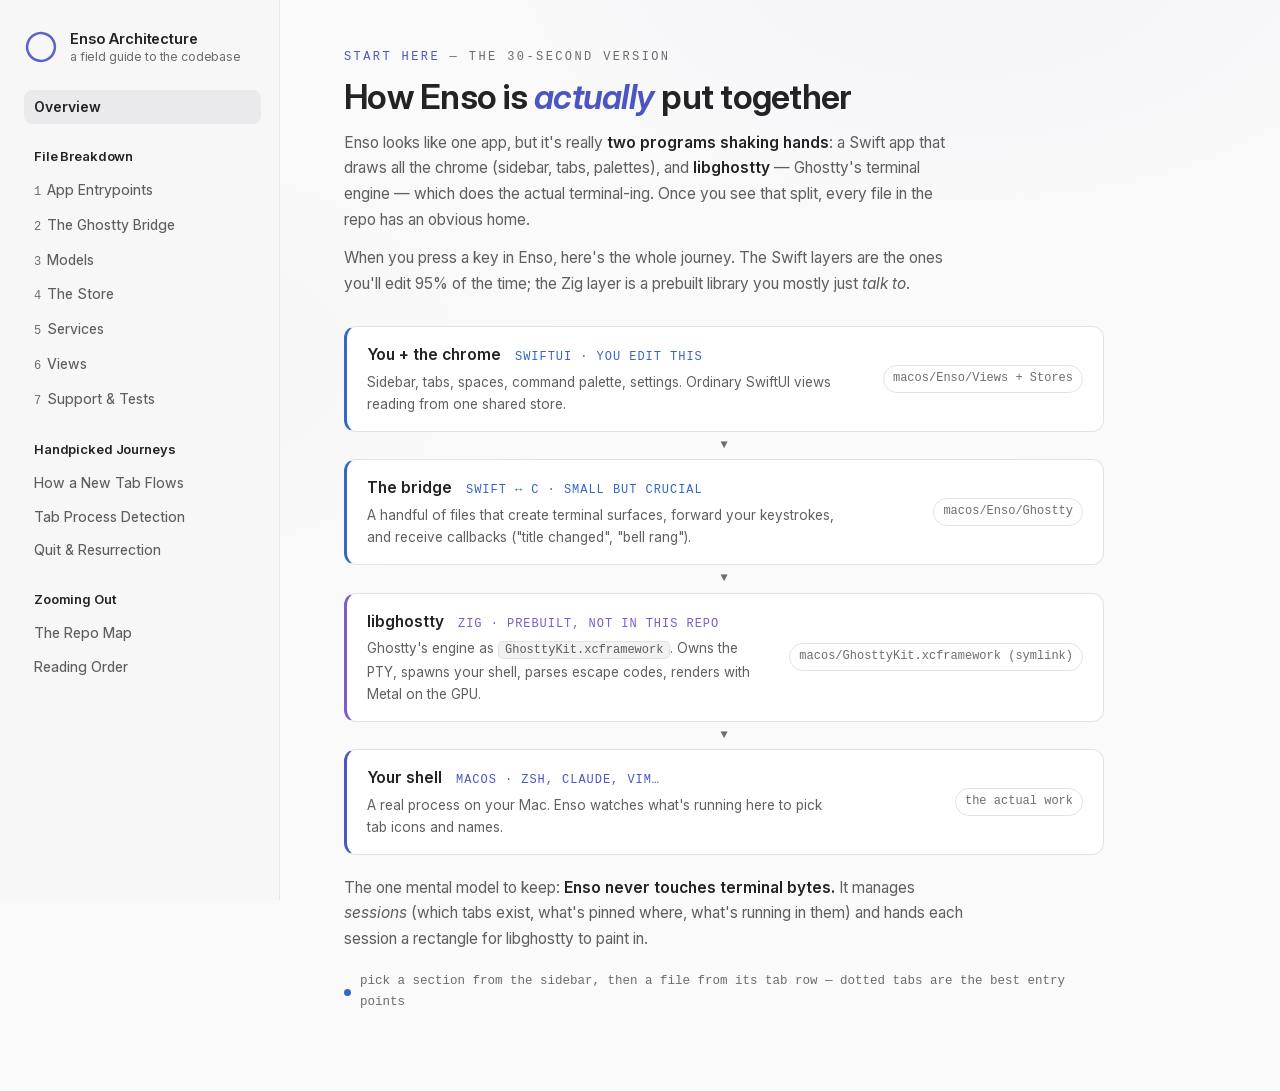
<file: docs/architecture/index.html>
<!DOCTYPE html>
<html lang="en">
<head>
<meta charset="utf-8">
<meta name="viewport" content="width=device-width, initial-scale=1">
<meta name="color-scheme" content="light dark">
<title>Enso Architecture — a field guide to the codebase</title>
<link rel="stylesheet" href="styles.css">
</head>
<body>

<div class="shell">

  <!-- ============ SIDEBAR ============ -->
  <nav class="sidebar">
    <div class="brand">
      <svg viewBox="0 0 120 120" aria-hidden="true"><circle cx="60" cy="60" r="49"/></svg>
      <h1>Enso Architecture<span>a field guide to the codebase</span></h1>
    </div>

    <div class="nav-group">
      <a class="nav-item" href="#overview">Overview</a>
    </div>

    <div class="nav-group">
      <h2>File Breakdown</h2>
      <a class="nav-item" href="#entrypoints"><span class="n">1</span>App Entrypoints</a>
      <a class="nav-item" href="#ghostty-bridge"><span class="n">2</span>The Ghostty Bridge</a>
      <a class="nav-item" href="#models"><span class="n">3</span>Models</a>
      <a class="nav-item" href="#store"><span class="n">4</span>The Store</a>
      <a class="nav-item" href="#services"><span class="n">5</span>Services</a>
      <a class="nav-item" href="#views"><span class="n">6</span>Views</a>
      <a class="nav-item" href="#support"><span class="n">7</span>Support &amp; Tests</a>
    </div>

    <div class="nav-group">
      <h2>Handpicked Journeys</h2>
      <a class="nav-item" href="#journey-new-tab">How a New Tab Flows</a>
      <a class="nav-item" href="#journey-detection">Tab Process Detection</a>
      <a class="nav-item" href="#journey-restore">Quit &amp; Resurrection</a>
    </div>

    <div class="nav-group">
      <h2>Zooming Out</h2>
      <a class="nav-item" href="#repo-map">The Repo Map</a>
      <a class="nav-item" href="#reading-order">Reading Order</a>
    </div>
  </nav>

  <!-- ============ SECOND-LEVEL RAIL ============ -->
  <nav class="subnav" id="subnav">
    <div class="subnav-group" data-for="entrypoints">
      <h2>App Entrypoints</h2>
      <p class="subnav-desc">Where the program starts: window setup, menu shortcuts, and the ⌘Q guard. ~460 lines.</p>
      <button class="filetab starred">EnsoApp</button>
      <button class="filetab">TerminalCommands</button>
      <button class="filetab">QuitGuard</button>
      <button class="filetab">ContentView</button>
    </div>

    <div class="subnav-group" data-for="ghostty-bridge">
      <h2>Ghostty Bridge</h2>
      <p class="subnav-desc">The only code that speaks C to libghostty: one runtime, one surface view, one manager. ~1,020 lines.</p>
      <button class="filetab">GhosttyRuntime</button>
      <button class="filetab">GhosttySurfaceView</button>
      <button class="filetab">GhosttySurfaceManager</button>
      <button class="filetab">GhosttyTerminalHostView</button>
    </div>

    <div class="subnav-group" data-for="models">
      <h2>Models</h2>
      <p class="subnav-desc">The nouns: tabs, spaces, folders, "what's running". Read these first. ~555 lines.</p>
      <button class="filetab starred">TerminalSession</button>
      <button class="filetab">TabProcess</button>
      <button class="filetab">IconCatalog</button>
    </div>

    <div class="subnav-group" data-for="store">
      <h2>The Store</h2>
      <p class="subnav-desc">One file, one source of truth. Every view reads it, every command mutates through it.</p>
      <button class="filetab starred">TerminalSessionStore</button>
    </div>

    <div class="subnav-group" data-for="services">
      <h2>Services</h2>
      <p class="subnav-desc">Each feature is one self-contained file, in four clusters. ~3,080 lines.</p>
      <h3>Navigation</h3>
      <button class="filetab">CommandCenter</button>
      <button class="filetab">TabSwitcher</button>
      <h3>Smart tabs</h3>
      <button class="filetab">ForegroundProcessResolver</button>
      <button class="filetab">TabAutoNamer</button>
      <h3>Agents</h3>
      <button class="filetab">AgentSessionStore</button>
      <button class="filetab">AgentSessionAdapter</button>
      <button class="filetab">AgentShimInstaller</button>
      <button class="filetab">AgentLaunchSanitizer</button>
      <h3>Updates</h3>
      <button class="filetab">UpdateController</button>
      <button class="filetab">ReleaseNotesParser</button>
    </div>

    <div class="subnav-group" data-for="views">
      <h2>Views</h2>
      <p class="subnav-desc">Pure SwiftUI rendering the store. The sidebar is most of Enso's personality. ~5,350 lines.</p>
      <button class="filetab starred">TerminalRootView</button>
      <button class="filetab">SidebarView</button>
      <button class="filetab">SidebarDropModel</button>
      <button class="filetab">TerminalHeaderView</button>
      <button class="filetab">SettingsPanelView</button>
      <button class="filetab">Supporting cast</button>
    </div>

    <div class="subnav-group" data-for="support">
      <h2>Support &amp; Tests</h2>
      <p class="subnav-desc">Chrome color tokens, and the tests that lock down the pure logic.</p>
      <button class="filetab">AppTheme</button>
      <button class="filetab">EnsoTests/</button>
    </div>
  </nav>

  <!-- ============ MAIN ============ -->
  <main class="main">
    <div class="main-inner">

      <!-- ===== OVERVIEW ===== -->
      <section class="panel" id="overview" data-title="Overview">
        <div class="sec-label"><b>Start here</b> — the 30-second version</div>
        <h2>How Enso is <em>actually</em> put together</h2>
        <p class="prose">
          Enso looks like one app, but it's really <strong>two programs shaking hands</strong>:
          a Swift app that draws all the chrome (sidebar, tabs, palettes), and
          <strong>libghostty</strong> — Ghostty's terminal engine — which does the actual
          terminal-ing. Once you see that split, every file in the repo has an obvious home.
        </p>
        <p class="prose">
          When you press a key in Enso, here's the whole journey. The Swift layers are the
          ones you'll edit 95% of the time; the Zig layer is a prebuilt library you mostly
          just <em>talk to</em>.
        </p>

        <div class="stack">
          <div class="stack-row swift">
            <div>
              <h3>You + the chrome <span>SwiftUI · you edit this</span></h3>
              <p>Sidebar, tabs, spaces, command palette, settings. Ordinary SwiftUI views reading from one shared store.</p>
            </div>
            <span class="tag">macos/Enso/Views + Stores</span>
          </div>
          <div class="stack-arrow">▼</div>
          <div class="stack-row swift">
            <div>
              <h3>The bridge <span>Swift ↔ C · small but crucial</span></h3>
              <p>A handful of files that create terminal surfaces, forward your keystrokes, and receive callbacks ("title changed", "bell rang").</p>
            </div>
            <span class="tag">macos/Enso/Ghostty</span>
          </div>
          <div class="stack-arrow">▼</div>
          <div class="stack-row zig">
            <div>
              <h3>libghostty <span>Zig · prebuilt, not in this repo</span></h3>
              <p>Ghostty's engine as <code>GhosttyKit.xcframework</code>. Owns the PTY, spawns your shell, parses escape codes, renders with Metal on the GPU.</p>
            </div>
            <span class="tag">macos/GhosttyKit.xcframework (symlink)</span>
          </div>
          <div class="stack-arrow">▼</div>
          <div class="stack-row os">
            <div>
              <h3>Your shell <span>macOS · zsh, claude, vim…</span></h3>
              <p>A real process on your Mac. Enso watches what's running here to pick tab icons and names.</p>
            </div>
            <span class="tag">the actual work</span>
          </div>
        </div>

        <p class="prose" style="margin-top:20px">
          The one mental model to keep: <strong>Enso never touches terminal bytes.</strong>
          It manages <em>sessions</em> (which tabs exist, what's pinned where, what's running
          in them) and hands each session a rectangle for libghostty to paint in.
        </p>
        <div class="hint"><span class="dot"></span> pick a section from the sidebar, then a file from its tab row — dotted tabs are the best entry points</div>
      </section>

      <!-- ===== 1. APP ENTRYPOINTS ===== -->
      <section class="panel" id="entrypoints" data-title="App Entrypoints">
        <div class="filetabs">
          <div class="filepane">
            <div class="fp-head">
              <div>
                <div class="fp-name">EnsoApp.swift <span class="star">START HERE</span></div>
                <div class="fp-path"><code>macos/Enso/EnsoApp.swift</code></div>
              </div>
              <div class="fp-meta"><span class="loc">177 lines</span><div class="locbar"><i style="width:8%"></i></div></div>
            </div>
            <p class="fp-what">The <code>@main</code> entry point — creates every long-lived object and injects them into SwiftUI.</p>
            <div class="file-deep">
              <span class="deep-label">The real deal</span>
              <p>This is the app's dependency graph in one file: it constructs the session store, the Ghostty runtime, the update controller, etc., and passes them down as environment objects. If you ever wonder "who owns X?", the answer starts here.</p>
              <p>It also picks the <strong>Application Support folder per build identity</strong> — Dev, Next, and stable Enso each get their own, because two running builds sharing one <code>state.json</code> would silently overwrite each other's tabs (last writer wins).</p>
            </div>
          </div>

          <div class="filepane">
            <div class="fp-head">
              <div>
                <div class="fp-name">TerminalCommands.swift</div>
                <div class="fp-path"><code>macos/Enso/App/TerminalCommands.swift</code></div>
              </div>
              <div class="fp-meta"><span class="loc">140 lines</span><div class="locbar"><i style="width:6%"></i></div></div>
            </div>
            <p class="fp-what">The menu bar: ⌘N new tab, ⌘W close, ⌘1–9 jump, ⇧⌘P pin — each menu item calls into the store.</p>
            <div class="file-deep">
              <span class="deep-label">The real deal</span>
              <p>SwiftUI <code>Commands</code> blocks. Nice property: shortcuts here are <em>declared</em>, not intercepted — macOS routes them, so they show up in the menus for free and never fight the terminal for keystrokes.</p>
            </div>
          </div>

          <div class="filepane">
            <div class="fp-head">
              <div>
                <div class="fp-name">QuitGuard.swift</div>
                <div class="fp-path"><code>macos/Enso/App/QuitGuard.swift</code></div>
              </div>
              <div class="fp-meta"><span class="loc">123 lines</span><div class="locbar"><i style="width:5%"></i></div></div>
            </div>
            <p class="fp-what">The "Quit Enso? You have running sessions" confirmation dialog.</p>
            <div class="file-deep">
              <span class="deep-label">The real deal</span>
              <p>Quitting kills every live shell, so any quit path (⌘Q, menu, Dock) with sessions running shows a native modal alert first. It runs <em>modally on purpose</em>: <code>NSApp.terminate</code> asks "should I terminate?" synchronously, and blocking on the answer means there's no messy async quit-state to track.</p>
            </div>
          </div>

          <div class="filepane">
            <div class="fp-head">
              <div>
                <div class="fp-name">ContentView.swift</div>
                <div class="fp-path"><code>macos/Enso/ContentView.swift</code></div>
              </div>
              <div class="fp-meta"><span class="loc">20 lines</span><div class="locbar"><i style="width:1%"></i></div></div>
            </div>
            <p class="fp-what">Twenty lines. Just hands off to <code>TerminalRootView</code>. Skip it.</p>
            <div class="file-deep">
              <span class="deep-label">The real deal</span>
              <p>Xcode's default scaffold, kept as a thin shim. All the actual window layout lives in <code>Views/TerminalRootView.swift</code>.</p>
            </div>
          </div>
        </div>
      </section>

      <!-- ===== 2. GHOSTTY BRIDGE ===== -->
      <section class="panel" id="ghostty-bridge" data-title="The Ghostty Bridge">
        <div class="filetabs">
          <div class="filepane">
            <div class="fp-head">
              <div>
                <div class="fp-name">GhosttyRuntime.swift</div>
                <div class="fp-path"><code>macos/Enso/Ghostty/GhosttyRuntime.swift</code></div>
              </div>
              <div class="fp-meta"><span class="loc">306 lines</span><div class="locbar"><i style="width:13%"></i></div></div>
            </div>
            <p class="fp-what">Boots libghostty once, loads its config, and pumps its event loop.</p>
            <div class="file-deep">
              <span class="deep-label">The real deal</span>
              <p>Owns the single <code>ghostty_app_t</code> instance: global init, config loading (your regular Ghostty config file works here — that's why the terminal keeps your Ghostty theme), and a main-thread tick loop driven by ghostty wakeups.</p>
              <p>The tricky part it handles: <strong>libghostty's C callbacks fire on its internal threads</strong>, so this file catches them in nonisolated code and hops to the main actor before touching any UI.</p>
            </div>
          </div>

          <div class="filepane">
            <div class="fp-head">
              <div>
                <div class="fp-name">GhosttySurfaceView.swift</div>
                <div class="fp-path"><code>macos/Enso/Ghostty/GhosttySurfaceView.swift</code></div>
              </div>
              <div class="fp-meta"><span class="loc">608 lines</span><div class="locbar"><i style="width:26%"></i></div></div>
            </div>
            <p class="fp-what">The actual terminal rectangle — an NSView that libghostty renders into.</p>
            <div class="file-deep">
              <span class="deep-label">The real deal</span>
              <p>One instance = one live terminal ("surface"). libghostty owns the PTY, the shell process, and the Metal rendering; this view's job is to <strong>feed it input, focus, and size changes</strong> — keystrokes down, resize events down, "the title changed" notifications up.</p>
              <p>It's 600 lines because keyboard handling on macOS is genuinely fiddly: dead keys, IME, modifier quirks, mouse reporting, drag-and-drop of file paths. If a keystroke behaves oddly, look here first.</p>
            </div>
          </div>

          <div class="filepane">
            <div class="fp-head">
              <div>
                <div class="fp-name">GhosttySurfaceManager.swift</div>
                <div class="fp-path"><code>macos/Enso/Ghostty/GhosttySurfaceManager.swift</code></div>
              </div>
              <div class="fp-meta"><span class="loc">65 lines</span><div class="locbar"><i style="width:3%"></i></div></div>
            </div>
            <p class="fp-what">Keeps one live surface per tab, so switching tabs re-attaches the same running shell.</p>
            <div class="file-deep">
              <span class="deep-label">The real deal</span>
              <p>Tiny file, load-bearing idea: SwiftUI happily destroys and recreates views, but you can't "recreate" a running shell. So surfaces live <em>outside</em> the view hierarchy in this manager, keyed by session ID, and views merely borrow them. That's why switching tabs doesn't restart your process.</p>
            </div>
          </div>

          <div class="filepane">
            <div class="fp-head">
              <div>
                <div class="fp-name">GhosttyTerminalHostView.swift</div>
                <div class="fp-path"><code>macos/Enso/Services/GhosttyTerminalHostView.swift</code></div>
              </div>
              <div class="fp-meta"><span class="loc">42 lines</span><div class="locbar"><i style="width:2%"></i></div></div>
            </div>
            <p class="fp-what">The SwiftUI wrapper (<code>NSViewRepresentable</code>) that places a surface inside SwiftUI layout.</p>
            <div class="file-deep">
              <span class="deep-label">The real deal</span>
              <p>The adapter between worlds: SwiftUI on the outside, AppKit's <code>GhosttySurfaceView</code> on the inside. Nearly all "why is the terminal not resizing/focusing" bugs trace to this seam or the surface view behind it.</p>
            </div>
          </div>
        </div>
      </section>

      <!-- ===== 3. MODELS ===== -->
      <section class="panel" id="models" data-title="Models">
        <div class="filetabs">
          <div class="filepane">
            <div class="fp-head">
              <div>
                <div class="fp-name">TerminalSession.swift <span class="star">START HERE</span></div>
                <div class="fp-path"><code>macos/Enso/Models/TerminalSession.swift</code></div>
              </div>
              <div class="fp-meta"><span class="loc">299 lines</span><div class="locbar"><i style="width:13%"></i></div></div>
            </div>
            <p class="fp-what">The core nouns: a session (tab), a space (sidebar page), folders, and the pinned zone.</p>
            <div class="file-deep">
              <span class="deep-label">The real deal</span>
              <p>The data model in one sentence: <strong>a space is one swipeable sidebar page, holding a pinned zone plus ephemeral tabs</strong>. The pinned zone is a single ordered list where loose tabs and folders interleave freely; folders hold tabs and cannot nest. Ephemeral (unpinned) tabs expire after 24 hours.</p>
              <p>These types are <code>Codable</code> — what you see here is literally the schema of <code>state.json</code> on disk.</p>
            </div>
          </div>

          <div class="filepane">
            <div class="fp-head">
              <div>
                <div class="fp-name">TabProcess.swift</div>
                <div class="fp-path"><code>macos/Enso/Models/TabProcess.swift</code></div>
              </div>
              <div class="fp-meta"><span class="loc">148 lines</span><div class="locbar"><i style="width:6%"></i></div></div>
            </div>
            <p class="fp-what">"What's running in this tab?" — the detection result that decides each tab's icon.</p>
            <div class="file-deep">
              <span class="deep-label">The real deal</span>
              <p>Combines two signals — shell-integration title events and the pty's resolved foreground process — into one verdict. Agents (Claude, Codex, Gemini, Ollama) get brand artwork, known tools (vim, ssh, git, docker) get SF Symbol glyphs, an unrecognized live process gets the running-blue dot, and an idle shell gets the grey one.</p>
            </div>
          </div>

          <div class="filepane">
            <div class="fp-head">
              <div>
                <div class="fp-name">IconCatalog.swift</div>
                <div class="fp-path"><code>macos/Enso/Models/IconCatalog.swift</code></div>
              </div>
              <div class="fp-meta"><span class="loc">108 lines</span><div class="locbar"><i style="width:5%"></i></div></div>
            </div>
            <p class="fp-what">The custom-icon picker's inventory: curated SF Symbols + the full emoji set.</p>
            <div class="file-deep">
              <span class="deep-label">The real deal</span>
              <p>Loads <code>sf-symbols.json</code> and <code>emoji.json</code> into searchable tiles for the icon picker (symbols carry keywords, emoji are matched on description + aliases + tags). Small subtlety: the "default dot" tile persists as <code>.dot</code>, not as a symbol, so the default stays the default.</p>
            </div>
          </div>
        </div>
      </section>

      <!-- ===== 4. THE STORE ===== -->
      <section class="panel" id="store" data-title="The Store">
        <div class="filetabs">
          <div class="filepane active">
            <div class="fp-head">
              <div>
                <div class="fp-name">TerminalSessionStore.swift <span class="star">START HERE</span></div>
                <div class="fp-path"><code>macos/Enso/Stores/TerminalSessionStore.swift</code></div>
              </div>
              <div class="fp-meta"><span class="loc">1,059 lines</span><div class="locbar"><i style="width:45%"></i></div></div>
            </div>
            <p class="fp-what">The single source of truth: all spaces, tabs, folders, selection — plus persistence.</p>
            <div class="file-deep">
              <span class="deep-label">The real deal</span>
              <p>An <code>ObservableObject</code> that owns the array of spaces and everything inside them. Creating a tab, closing one, pinning, moving into folders, switching spaces, renaming — every one of those is a method here, and SwiftUI redraws whatever changed.</p>
              <p>It also handles <strong>persistence</strong>: state saves to <code>state.json</code> in Application Support (debounced, not on every keystroke), reloads at launch, and prunes ephemeral tabs older than 24 hours. The flow is one-directional and boring in the best way: <em>view → store method → published change → view updates</em>. When a feature misbehaves, set a breakpoint in the relevant store method and you'll usually have your answer.</p>
            </div>
          </div>
        </div>
      </section>

      <!-- ===== 5. SERVICES ===== -->
      <section class="panel" id="services" data-title="Services">
        <div class="filetabs">
          <div class="filepane">
            <div class="fp-head">
              <div>
                <div class="fp-name">CommandCenter.swift</div>
                <div class="fp-path"><code>macos/Enso/Services/CommandCenter.swift</code></div>
              </div>
              <div class="fp-meta"><span class="loc">1,113 lines</span><div class="locbar"><i style="width:47%"></i></div></div>
            </div>
            <p class="fp-what">Navigation · the ⌘T/⌘P palette — one fuzzy search over tabs, spaces, and commands.</p>
            <div class="file-deep">
              <span class="deep-label">The real deal</span>
              <p>The second-biggest file in the app. Results group into "Recent Tabs", "Spaces", and "Commands"; the empty sheet preselects your most recent tab so Enter bounces you back, typing filters everything at once with per-section score sorting, and the first nine rows stay bound to ⌘1–9. Contains the fuzzy matcher, the recency model, and the whole command list.</p>
            </div>
          </div>

          <div class="filepane">
            <div class="fp-head">
              <div>
                <div class="fp-name">TabSwitcher.swift</div>
                <div class="fp-path"><code>macos/Enso/Services/TabSwitcher.swift</code></div>
              </div>
              <div class="fp-meta"><span class="loc">174 lines</span><div class="locbar"><i style="width:7%"></i></div></div>
            </div>
            <p class="fp-what">Navigation · the ⌃Tab most-recently-used switcher with live preview HUD.</p>
            <div class="file-deep">
              <span class="deep-label">The real deal</span>
              <p>A quick ⌃Tab tap flips to the last tab silently; <em>holding</em> Ctrl surfaces the HUD. Clever bit: cycling drives the <em>real</em> selection, so the live terminal behind the HUD is itself the preview — no snapshotting needed. Release commits, Esc restores where you started.</p>
            </div>
          </div>

          <div class="filepane">
            <div class="fp-head">
              <div>
                <div class="fp-name">ForegroundProcessResolver.swift</div>
                <div class="fp-path"><code>macos/Enso/Services/ForegroundProcessResolver.swift</code></div>
              </div>
              <div class="fp-meta"><span class="loc">307 lines</span><div class="locbar"><i style="width:13%"></i></div></div>
            </div>
            <p class="fp-what">Smart tabs · walks the process table to find what's actually running in a tab's pty.</p>
            <div class="file-deep">
              <span class="deep-label">The real deal</span>
              <p>Uses Darwin syscalls to walk from the shell pid to the pty's foreground process, producing the input for <code>TabProcess.detect</code>. The syscalls hide behind a protocol so the pid-walking logic is unit-testable without spawning live processes — a pattern worth stealing.</p>
            </div>
          </div>

          <div class="filepane">
            <div class="fp-head">
              <div>
                <div class="fp-name">TabAutoNamer.swift</div>
                <div class="fp-path"><code>macos/Enso/Services/TabAutoNamer.swift</code></div>
              </div>
              <div class="fp-meta"><span class="loc">275 lines</span><div class="locbar"><i style="width:12%"></i></div></div>
            </div>
            <p class="fp-what">Smart tabs · asks an agent CLI to give each tab a human name, once, politely.</p>
            <div class="file-deep">
              <span class="deep-label">The real deal</span>
              <p>Shortly after a shell shows real activity, it asks an agent CLI (claude by default; configurable) to summarize what the terminal is doing and names the tab once. Its manners are the point: shell-integration titles remain the live baseline, a user rename is never overridden, and every failure is silent — the tab just keeps its shell title.</p>
            </div>
          </div>

          <div class="filepane">
            <div class="fp-head">
              <div>
                <div class="fp-name">AgentSessionStore.swift</div>
                <div class="fp-path"><code>macos/Enso/Services/AgentSessionStore.swift</code></div>
              </div>
              <div class="fp-meta"><span class="loc">266 lines</span><div class="locbar"><i style="width:11%"></i></div></div>
            </div>
            <p class="fp-what">Agent persistence · decides at launch which tabs should resume their Claude/Codex conversation.</p>
            <div class="file-deep">
              <span class="deep-label">The real deal</span>
              <p>The restore half of the persistence machine (full design doc: <code>docs/agent-session-persistence.md</code>). Wrapper shims and hook relays append JSONL events to <code>agent-sessions/&lt;tab-uuid&gt;.jsonl</code> while you work; at launch this store compacts each file to its latest session and decides — per agent, gated by the quit snapshot and the Settings toggle — whether the tab's new shell should resume the conversation.</p>
            </div>
          </div>

          <div class="filepane">
            <div class="fp-head">
              <div>
                <div class="fp-name">AgentSessionAdapter.swift</div>
                <div class="fp-path"><code>macos/Enso/Services/AgentSessionAdapter.swift</code></div>
              </div>
              <div class="fp-meta"><span class="loc">264 lines</span><div class="locbar"><i style="width:11%"></i></div></div>
            </div>
            <p class="fp-what">Agent persistence · per-agent knowledge — how to record and resume claude vs codex.</p>
            <div class="file-deep">
              <span class="deep-label">The real deal</span>
              <p>Also defines the <strong>quit snapshot</strong>: written on every consented quit, it lets the next launch tell "was running when you quit" (restore it) from "crashed" (fall back to per-agent policies). The snapshot is consumed — deleted — after being read once, so a stale one can't lie twice.</p>
            </div>
          </div>

          <div class="filepane">
            <div class="fp-head">
              <div>
                <div class="fp-name">AgentShimInstaller.swift</div>
                <div class="fp-path"><code>macos/Enso/Services/AgentShimInstaller.swift</code></div>
              </div>
              <div class="fp-meta"><span class="loc">62 lines</span><div class="locbar"><i style="width:3%"></i></div></div>
            </div>
            <p class="fp-what">Agent persistence · installs the wrapper scripts that spy on agent launches.</p>
            <div class="file-deep">
              <span class="deep-label">The real deal</span>
              <p>Rewrites <code>shims/bin/</code> in Application Support from the bundled wrapper scripts at every launch (skipped when the version stamp matches), so installed shims always match the running app. Deliberately <em>not</em> under TMPDIR — macOS purges <code>/var/folders</code> entries that go untouched for a few days.</p>
            </div>
          </div>

          <div class="filepane">
            <div class="fp-head">
              <div>
                <div class="fp-name">AgentLaunchSanitizer.swift</div>
                <div class="fp-path"><code>macos/Enso/Services/AgentLaunchSanitizer.swift</code></div>
              </div>
              <div class="fp-meta"><span class="loc">196 lines</span><div class="locbar"><i style="width:8%"></i></div></div>
            </div>
            <p class="fp-what">Agent persistence · scrubs a recorded launch command before replaying it on restore.</p>
            <div class="file-deep">
              <span class="deep-label">The real deal</span>
              <p>Three tiers per agent: <strong>preserved</strong> options survive the replay (model, permission mode, MCP config); <strong>dropped</strong> ones are re-supplied by the restore itself (<code>--resume</code>, <code>--session-id</code> — dropping them is what makes restoring-a-restore idempotent); <strong>rejected</strong> ones (<code>-p</code>/<code>--print</code>) mean it was never an interactive session, so the whole restore is abandoned. Ported from cmux and trimmed to the agents Enso ships.</p>
            </div>
          </div>

          <div class="filepane">
            <div class="fp-head">
              <div>
                <div class="fp-name">UpdateController.swift</div>
                <div class="fp-path"><code>macos/Enso/Services/UpdateController.swift</code></div>
              </div>
              <div class="fp-meta"><span class="loc">334 lines</span><div class="locbar"><i style="width:14%"></i></div></div>
            </div>
            <p class="fp-what">Updates · drives Sparkle with Enso's own UI instead of Sparkle's dialogs.</p>
            <div class="file-deep">
              <span class="deep-label">The real deal</span>
              <p>Scheduled checks run silently in the background; when an update exists, the sidebar shows <code>UpdateCardView</code> and every step — download, extract, restart — is user-driven from that card. Implements Sparkle's <code>SPUUserDriver</code> protocol on the main actor and exposes a simple <code>phase</code> the views render.</p>
            </div>
          </div>

          <div class="filepane">
            <div class="fp-head">
              <div>
                <div class="fp-name">ReleaseNotesParser.swift</div>
                <div class="fp-path"><code>macos/Enso/Services/ReleaseNotesParser.swift</code></div>
              </div>
              <div class="fp-meta"><span class="loc">147 lines</span><div class="locbar"><i style="width:6%"></i></div></div>
            </div>
            <p class="fp-what">Updates · turns appcast release-notes HTML into the What's New sheet's sections.</p>
            <div class="file-deep">
              <span class="deep-label">The real deal</span>
              <p>The happy path is the strict <code>&lt;h2&gt;/&lt;ul&gt;&lt;li&gt;</code> subset our release pipeline emits, but it never assumes it: unknown tags flatten to text, stray prose becomes an untitled section, and unparseable input degrades to tag-stripping — a hand-edited appcast shows as plain text instead of breaking the sheet.</p>
            </div>
          </div>
        </div>
      </section>

      <!-- ===== 6. VIEWS ===== -->
      <section class="panel" id="views" data-title="Views">
        <div class="filetabs">
          <div class="filepane">
            <div class="fp-head">
              <div>
                <div class="fp-name">TerminalRootView.swift <span class="star">START HERE</span></div>
                <div class="fp-path"><code>macos/Enso/Views/TerminalRootView.swift</code></div>
              </div>
              <div class="fp-meta"><span class="loc">869 lines</span><div class="locbar"><i style="width:37%"></i></div></div>
            </div>
            <p class="fp-what">The window's floor plan: sidebar on the left, terminal card on the right, overlays on top.</p>
            <div class="file-deep">
              <span class="deep-label">The real deal</span>
              <p>Composes the whole window and owns cross-cutting UI state: sidebar pin/peek behavior (hover the left edge to peek; the peek→pin handoff commits instantly because animating it flashes the platform view), the space-swipe gesture, and which owned overlay (palette, settings, What's New) is presented. Read it second, after the store, to see how everything connects.</p>
            </div>
          </div>

          <div class="filepane">
            <div class="fp-head">
              <div>
                <div class="fp-name">SidebarView.swift</div>
                <div class="fp-path"><code>macos/Enso/Views/SidebarView.swift</code></div>
              </div>
              <div class="fp-meta"><span class="loc">2,336 lines</span><div class="locbar"><i style="width:100%"></i></div></div>
            </div>
            <p class="fp-what">The biggest file in the app. Spaces, folders, tab rows, hover buttons, rename, drag-and-drop.</p>
            <div class="file-deep">
              <span class="deep-label">The real deal</span>
              <p>Don't read it top to bottom — nobody does. It's a bag of row components (tab rows, folder rows, space headers, the ephemeral zone) each with hover/press/drag choreography. Navigate by searching for the component name you're curious about.</p>
              <p>The gnarliest logic was deliberately pulled <em>out</em>: drop-target math lives in <code>SidebarDrop/</code> where it can be unit-tested. What remains here is presentation.</p>
            </div>
          </div>

          <div class="filepane">
            <div class="fp-head">
              <div>
                <div class="fp-name">SidebarDropModel.swift</div>
                <div class="fp-path"><code>macos/Enso/Views/SidebarDrop/SidebarDropModel.swift</code></div>
              </div>
              <div class="fp-meta"><span class="loc">521 lines</span><div class="locbar"><i style="width:22%"></i></div></div>
            </div>
            <p class="fp-what">Pure math for drag-and-drop: pointer position in → one drop proposal out. Zero SwiftUI.</p>
            <div class="file-deep">
              <span class="deep-label">The real deal</span>
              <p>One flatten function (tree → rows), one resolver (pointer location → drop proposal: between rows? into a folder? into the pinned zone?), one payload codec. No SwiftUI imports at all, which is why <code>SidebarDropModelTests</code> can hammer it with plain numbers. The companion <code>SidebarDropSupport.swift</code> wires it into real drag events.</p>
            </div>
          </div>

          <div class="filepane">
            <div class="fp-head">
              <div>
                <div class="fp-name">TerminalHeaderView.swift</div>
                <div class="fp-path"><code>macos/Enso/Views/TerminalHeaderView.swift</code></div>
              </div>
              <div class="fp-meta"><span class="loc">395 lines</span><div class="locbar"><i style="width:17%"></i></div></div>
            </div>
            <p class="fp-what">The slim strip above the terminal that doubles as the window titlebar.</p>
            <div class="file-deep">
              <span class="deep-label">The real deal</span>
              <p>Blends into the terminal background and drags the window like a real titlebar. Double-click the title to rename in place; double-click empty strip to zoom. Also shows a live breadcrumb of the shell's current directory.</p>
            </div>
          </div>

          <div class="filepane">
            <div class="fp-head">
              <div>
                <div class="fp-name">SettingsPanelView.swift</div>
                <div class="fp-path"><code>macos/Enso/Views/SettingsPanelView.swift</code></div>
              </div>
              <div class="fp-meta"><span class="loc">572 lines</span><div class="locbar"><i style="width:24%"></i></div></div>
            </div>
            <p class="fp-what">The ⌘, settings window — its own <code>Window</code> scene with sidebar navigation.</p>
            <div class="file-deep">
              <span class="deep-label">The real deal</span>
              <p>Settings persist through <code>UserDefaults</code> keys (auto-naming toggle and command, agent restore toggle, …). The nav selection is held in an object that outlives the window, so closing and reopening lands you back on the same section.</p>
            </div>
          </div>

          <div class="filepane">
            <div class="fp-head">
              <div>
                <div class="fp-name">The supporting cast</div>
                <div class="fp-path"><code>macos/Enso/Views/…</code></div>
              </div>
              <div class="fp-meta"><span class="loc">656 lines</span><div class="locbar"><i style="width:28%"></i></div></div>
            </div>
            <p class="fp-what">WhatsNewSheet, UpdateCardView, RowProcessBadge, TerminalWorkspaceView.</p>
            <div class="file-deep">
              <span class="deep-label">The real deal</span>
              <p><strong>WhatsNewSheet.swift</strong> (255) — the release-notes modal; doubles as the on-demand changelog from the palette, where its footer collapses to a lone Done button. <strong>UpdateCardView.swift</strong> (309) — the quiet update card at the bottom of the sidebar that walks available → downloading → restart inline. <strong>RowProcessBadge.swift</strong> (49) — the palette/switcher-scale twin of the sidebar's process badge. <strong>TerminalWorkspaceView.swift</strong> (43) — thin glue between the root view and the terminal host.</p>
            </div>
          </div>
        </div>
      </section>

      <!-- ===== 7. SUPPORT & TESTS ===== -->
      <section class="panel" id="support" data-title="Support &amp; Tests">
        <div class="filetabs">
          <div class="filepane">
            <div class="fp-head">
              <div>
                <div class="fp-name">AppTheme.swift</div>
                <div class="fp-path"><code>macos/Enso/Support/AppTheme.swift</code></div>
              </div>
              <div class="fp-meta"><span class="loc">204 lines</span><div class="locbar"><i style="width:9%"></i></div></div>
            </div>
            <p class="fp-what">Semantic colors for the app chrome — and the reason the terminal stays dark in light mode.</p>
            <div class="file-deep">
              <span class="deep-label">The real deal</span>
              <p>Appearance-aware tokens for the <em>chrome only</em>: sidebar, window frame, settings, owned modals — these follow the system light/dark setting. The terminal surface is deliberately excluded: its colors come from your Ghostty theme, so the terminal card (and the header strip that blends into it) stays dark in both appearances. Historically the chrome was authored as <code>.white.opacity(x)</code> over near-black; this file is those values given names and a light-mode translation.</p>
            </div>
          </div>

          <div class="filepane">
            <div class="fp-head">
              <div>
                <div class="fp-name">EnsoTests/</div>
                <div class="fp-path"><code>macos/EnsoTests/</code></div>
              </div>
              <div class="fp-meta"><span class="loc">8 files</span><div class="locbar"><i style="width:15%"></i></div></div>
            </div>
            <p class="fp-what">Eight test files — a map of which logic the project considers worth locking down.</p>
            <div class="file-deep">
              <span class="deep-label">The real deal</span>
              <p>Tests target the pure logic, not the pixels: <code>TerminalSessionStoreTests</code> (store mutations), <code>SidebarDropModelTests</code> (drag-and-drop math), <code>TabProcessTests</code> (process detection), <code>AgentSessionStoreTests</code> (restore decisions), <code>CommandCenterMonitorTests</code>, <code>ReleaseNotesParserTests</code>, <code>IconCatalogTests</code>. Notice the pattern: every "extracted, SwiftUI-free" module from the layers above has a matching test file. There's also <code>script/test_agent_shims.sh</code> exercising the shell shims themselves.</p>
            </div>
          </div>
        </div>
      </section>

      <!-- ===== JOURNEY: NEW TAB ===== -->
      <section class="panel" id="journey-new-tab" data-title="How a New Tab Flows">
        <div class="sec-label"><b>Journey</b> — follow a click end to end</div>
        <h2>⌘N — a new tab is born</h2>
        <p class="prose">
          The fastest way to make a codebase feel familiar: trace one real action end to end.
          Here's everything that happens between pressing ⌘N and a blinking prompt.
        </p>

        <div class="flow">
          <ol>
            <li><b>You press ⌘N.</b> macOS routes it to the menu item declared in <code>App/TerminalCommands.swift</code>.</li>
            <li><b>The store makes a session.</b> The command calls into <code>Stores/TerminalSessionStore.swift</code>, which appends a new <code>TerminalSession</code> to the current space's ephemeral zone and selects it.</li>
            <li><b>SwiftUI notices.</b> The store is an <code>ObservableObject</code>; <code>Views/SidebarView.swift</code> re-renders and a new tab row appears.</li>
            <li><b>A surface is summoned.</b> The terminal area asks <code>Ghostty/GhosttySurfaceManager.swift</code> for this session's surface. There isn't one yet, so it creates a <code>GhosttySurfaceView</code>.</li>
            <li><b>libghostty takes over.</b> The new surface (via <code>Ghostty/GhosttyRuntime.swift</code>) opens a PTY, spawns your shell, and starts painting with Metal. From here, keystrokes flow down and screen updates flow up — Swift never sees the bytes.</li>
            <li><b>Later, it's saved.</b> The store debounce-writes <code>state.json</code>, so the tab survives a relaunch (for 24h, unless you pin it).</li>
          </ol>
        </div>
      </section>

      <!-- ===== JOURNEY: DETECTION ===== -->
      <section class="panel" id="journey-detection" data-title="Tab Process Detection">
        <div class="sec-label"><b>Journey</b> — follow a click end to end</div>
        <h2>🕵️ A tab realizes it's running claude</h2>
        <p class="prose">
          The signature feature: tabs that show what's actually running in them.
          Two independent detectors, one verdict.
        </p>

        <div class="flow">
          <ol>
            <li><b>You run <code>claude</code> in a tab.</b> Two independent detectors wake up.</li>
            <li><b>Signal one: the title.</b> The shell's integration emits a title event; libghostty passes it up through <code>Ghostty/GhosttySurfaceView.swift</code>'s callbacks.</li>
            <li><b>Signal two: the process table.</b> <code>Services/ForegroundProcessResolver.swift</code> walks from the shell's pid to the pty's foreground process and finds a process literally named <code>claude</code>.</li>
            <li><b>The verdict.</b> <code>Models/TabProcess.swift</code> combines both signals: this is a known agent → use the Claude brand mark.</li>
            <li><b>The sidebar updates.</b> The tab row's badge swaps to the Claude logo; the palette and ⌃Tab switcher show the same thing via <code>Views/RowProcessBadge.swift</code>.</li>
            <li><b>Bonus: the name.</b> Once the shell shows real activity, <code>Services/TabAutoNamer.swift</code> asks the claude CLI for a two-or-three-word summary and renames the tab — once, and never over a name you typed yourself.</li>
          </ol>
        </div>
      </section>

      <!-- ===== JOURNEY: RESTORE ===== -->
      <section class="panel" id="journey-restore" data-title="Quit &amp; Resurrection">
        <div class="sec-label"><b>Journey</b> — follow a click end to end</div>
        <h2>🔁 Quit &amp; resurrection</h2>
        <p class="prose">
          How a Claude conversation survives quitting the app. Four files conspire across
          two launches. Full design doc: <a href="../agent-session-persistence.md">docs/agent-session-persistence.md</a>.
        </p>

        <div class="flow">
          <ol>
            <li><b>While you work,</b> the <code>claude</code> you're running is actually a wrapper shim (installed by <code>Services/AgentShimInstaller.swift</code>) that appends launch/session events to <code>agent-sessions/&lt;tab-uuid&gt;.jsonl</code>.</li>
            <li><b>You press ⌘Q.</b> <code>App/QuitGuard.swift</code> counts live sessions and shows the confirmation alert. You say quit.</li>
            <li><b>A snapshot drops.</b> A quit snapshot (defined in <code>Services/AgentSessionAdapter.swift</code>) records which tabs had agents running — this is how the next launch distinguishes a clean quit from a crash.</li>
            <li><b>Next launch.</b> <code>Services/AgentSessionStore.swift</code> compacts each JSONL file to its latest session and — checking the snapshot and your Settings toggle — decides which tabs should resume.</li>
            <li><b>The command is scrubbed.</b> <code>Services/AgentLaunchSanitizer.swift</code> filters the recorded argv: keep <code>--model</code>, drop the old <code>--resume</code>, abandon entirely if it was a one-shot <code>-p</code> run.</li>
            <li><b>Resurrection.</b> The tab's new shell launches <code>claude --resume &lt;session&gt;</code> and your conversation continues where it left off.</li>
          </ol>
        </div>
      </section>

      <!-- ===== REPO MAP ===== -->
      <section class="panel" id="repo-map" data-title="The Repo Map">
        <div class="sec-label"><b>Zooming out</b></div>
        <h2>The rest of the repo</h2>
        <p class="prose">
          Everything in the file breakdown lives in <code>macos/</code>. The other top-level folders:
        </p>

        <div class="repo">
<span class="d">cmux-alternative/</span><br>
├─ <span class="d hot">macos/</span>              <span class="c">← the app. Enso.xcodeproj + everything this guide covers</span><br>
│&nbsp;&nbsp; └─ GhosttyKit.xcframework  <span class="c">← symlink to the engine, built from references/ghostty</span><br>
├─ <span class="d">script/</span>             <span class="c">← build_and_run.sh (dev loop), release.sh (ship it), shim tests</span><br>
├─ <span class="d">docs/</span>               <span class="c">← you are here · + agent-session-persistence.md deep dive</span><br>
├─ <span class="d">references/</span>         <span class="c">← full source of ghostty &amp; cmux, checked out for reading/building —</span><br>
│&nbsp;&nbsp;                        <span class="c">&nbsp;&nbsp;not part of the app target. Great for "how does Ghostty do X?"</span><br>
├─ <span class="d">RELEASE_NOTES/</span>      <span class="c">← one markdown file per version; feeds the What's New sheet</span><br>
├─ <span class="d">website/</span>            <span class="c">← the marketing site</span><br>
├─ <span class="d">lab/</span>                <span class="c">← experiments &amp; one-off tools (icon generator, etc.)</span><br>
└─ <span class="d">internal-docs/</span>      <span class="c">← private notes, not shipped</span>
        </div>

        <p class="prose" style="margin-top:22px">
          One gotcha for building from source: <code>GhosttyKit.xcframework</code> isn't vendored.
          You build it once from <code>references/ghostty</code> with Zig and symlink it in —
          the exact commands are in the <a href="../../README.md">README</a>.
        </p>
      </section>

      <!-- ===== READING ORDER ===== -->
      <section class="panel" id="reading-order" data-title="Reading Order">
        <div class="sec-label"><b>Zooming out</b> — your first hour</div>
        <h2>A reading order that won't hurt</h2>
        <p class="prose">
          If you open <code>SidebarView.swift</code> first you will have a bad time. Do this instead:
        </p>

        <div class="tour">
          <div class="tour-item">
            <span class="n">01</span>
            <div>
              <h4>Models/TerminalSession.swift <span>(10 min)</span></h4>
              <p>Learn the nouns: session, space, folder, pinned zone. Everything else is verbs acting on these.</p>
            </div>
          </div>
          <div class="tour-item">
            <span class="n">02</span>
            <div>
              <h4>EnsoApp.swift <span>(5 min)</span></h4>
              <p>See who creates whom. It's the app's object graph in 177 lines.</p>
            </div>
          </div>
          <div class="tour-item">
            <span class="n">03</span>
            <div>
              <h4>Stores/TerminalSessionStore.swift <span>(20 min, skim)</span></h4>
              <p>Read the method names first — they're the app's feature list. Dive into <code>createSession</code> and the persistence block.</p>
            </div>
          </div>
          <div class="tour-item">
            <span class="n">04</span>
            <div>
              <h4>Views/TerminalRootView.swift <span>(15 min)</span></h4>
              <p>The floor plan. After this you can find any view by walking down from here.</p>
            </div>
          </div>
          <div class="tour-item">
            <span class="n">05</span>
            <div>
              <h4>Ghostty/GhosttySurfaceManager.swift <span>(5 min)</span></h4>
              <p>65 lines that explain why switching tabs doesn't kill your shell. Save the 608-line surface view for the day you need it.</p>
            </div>
          </div>
          <div class="tour-item">
            <span class="n">06</span>
            <div>
              <h4>Then: whichever Service matches your curiosity</h4>
              <p>Each feature is one self-contained file with a doc comment on top that tells you its whole deal. The codebase's comments are genuinely good — trust them.</p>
            </div>
          </div>
        </div>
      </section>

    </div>
  </main>
</div>

<script src="app.js"></script>
</body>
</html>
</file>
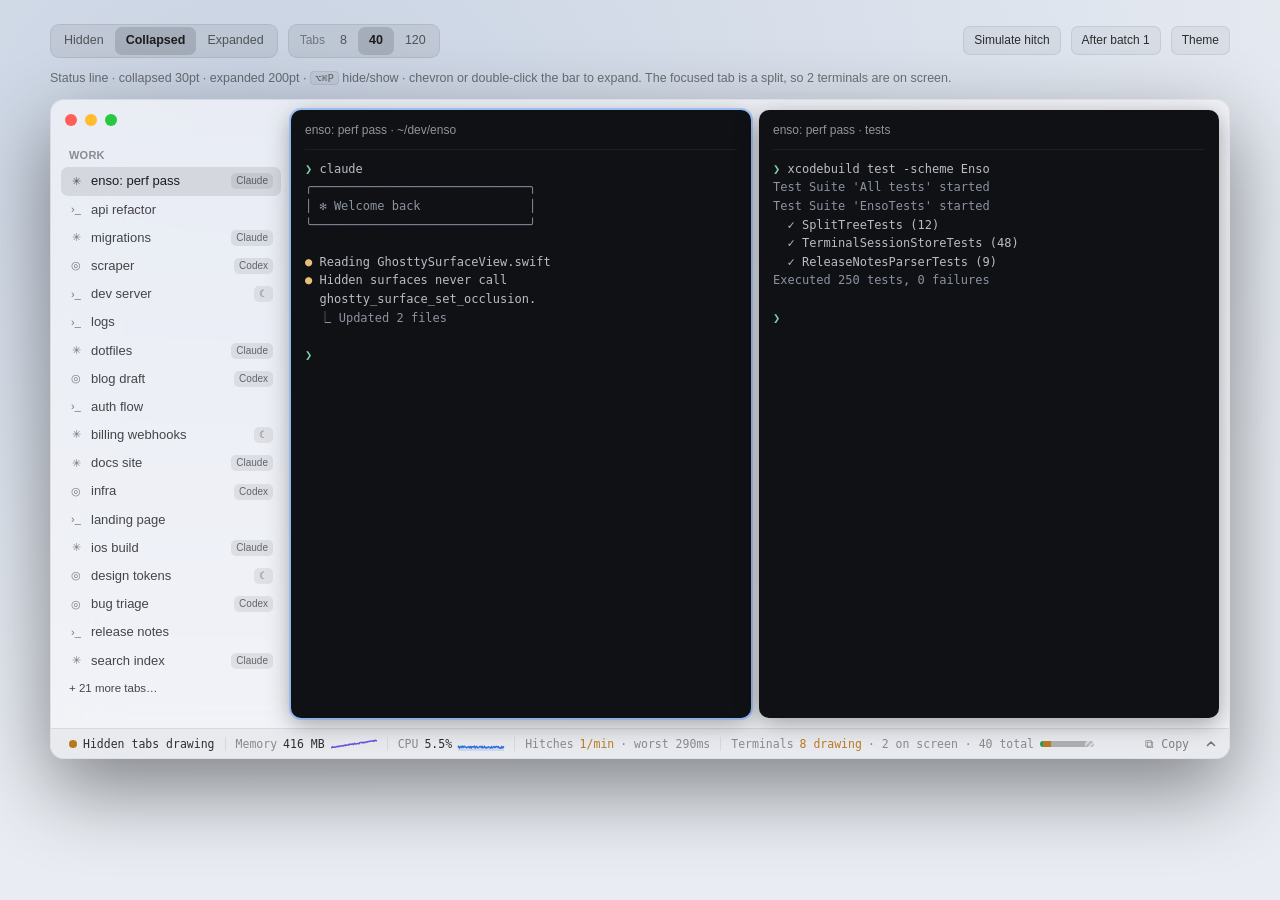
<file: docs/perf-bar.html>
<!doctype html>
<html lang="en">
<head>
<meta charset="utf-8">
<meta name="viewport" content="width=device-width, initial-scale=1">
<title>Enso Performance Bar</title>
<style>
  :root {
    --desk-a: #2b2f3a; --desk-b: #12141a;
    --frost: rgba(22, 23, 27, 0.74);
    --dock: rgba(var(--ink), 0.035);
    --ink: 255, 255, 255;
    --term-bg: #101114;
    --good: #4cc38a; --warn: #f0b33f; --bad: #ef5f5f; --accent: #6aa8ff; --violet: #a68bff;
    --hair: rgba(var(--ink), 0.08);
    --wash: rgba(var(--ink), 0.045);
  }
  @media (prefers-color-scheme: light) {
    :root:not([data-theme="dark"]) {
      --desk-a: #c9d3e3; --desk-b: #e9edf3; --frost: rgba(246, 246, 248, 0.72);
      --ink: 20, 20, 22;
      --good: #1f9d63; --warn: #b7791f; --bad: #d64545; --accent: #2f6fdb; --violet: #6b4fd8;
    }
  }
  :root[data-theme="light"] {
    --desk-a: #c9d3e3; --desk-b: #e9edf3; --frost: rgba(246, 246, 248, 0.72);
    --ink: 20, 20, 22;
    --good: #1f9d63; --warn: #b7791f; --bad: #d64545; --accent: #2f6fdb; --violet: #6b4fd8;
  }

  * { box-sizing: border-box; }
  html, body { margin: 0; }
  body {
    background: radial-gradient(1200px 700px at 20% 10%, var(--desk-a), var(--desk-b)) fixed;
    color: rgba(var(--ink), 0.88);
    font: 13px/1.4 -apple-system, BlinkMacSystemFont, "SF Pro Text", "Helvetica Neue", sans-serif;
    -webkit-font-smoothing: antialiased;
    min-height: 100vh; padding: 24px 16px 48px;
  }
  .mono { font-family: ui-monospace, "SF Mono", Menlo, monospace; font-variant-numeric: tabular-nums; }
  button { font: inherit; color: inherit; }
  .warn { color: var(--warn); } .bad { color: var(--bad); } .good { color: var(--good); }
  .dim { color: rgba(var(--ink), 0.45); }
  .led { width: 8px; height: 8px; border-radius: 50%; flex: none; display: inline-block; transition: background .3s; }
  .spacer { flex: 1; }

  /* ---------- controls ---------- */
  .top { max-width: 1180px; margin: 0 auto 12px; display: flex; gap: 10px; align-items: center; flex-wrap: wrap; }
  .seg { display: inline-flex; background: rgba(var(--ink), 0.07); border: 1px solid var(--hair); border-radius: 9px; padding: 2px; }
  .seg .lbl { padding: 5px 4px 5px 9px; font-size: 12px; color: rgba(var(--ink), 0.45); }
  .seg button { border: 0; background: transparent; padding: 5px 11px; border-radius: 7px; cursor: pointer; font-size: 12.5px; color: rgba(var(--ink), 0.65); }
  .seg button[aria-pressed="true"] { background: rgba(var(--ink), 0.14); color: rgba(var(--ink), 0.95); font-weight: 600; }
  .chip { border: 1px solid var(--hair); background: var(--wash); border-radius: 7px; padding: 5px 10px; font-size: 12px; cursor: pointer; }
  .chip[aria-pressed="true"] { background: rgba(var(--ink), 0.13); }
  kbd { font: 10.5px ui-monospace, Menlo, monospace; padding: 0 4px; border-radius: 4px; border: 1px solid var(--hair); background: var(--wash); }
  .caption { max-width: 1180px; margin: 0 auto 12px; color: rgba(var(--ink), 0.55); font-size: 12.5px; }

  /* ---------- window ---------- */
  .window {
    max-width: 1180px; margin: 0 auto; height: 660px;
    background: var(--frost); backdrop-filter: blur(30px) saturate(1.4);
    border: 1px solid var(--hair); border-radius: 14px; box-shadow: 0 30px 80px rgba(0,0,0,0.45);
    display: flex; flex-direction: column; overflow: hidden;
  }
  .body { flex: 1; min-height: 0; display: grid; grid-template-columns: 240px 1fr; }
  .sidebar { padding: 12px 10px; overflow: hidden; }
  .lights { display: flex; gap: 8px; padding: 2px 4px 14px; }
  .lights i { width: 12px; height: 12px; border-radius: 50%; display: block; }
  .lights i:nth-child(1) { background: #ff5f57; } .lights i:nth-child(2) { background: #febc2e; } .lights i:nth-child(3) { background: #28c840; }
  .space { font-size: 11px; font-weight: 600; color: rgba(var(--ink), 0.45); padding: 8px 8px 4px; letter-spacing: 0.02em; }
  .row { display: flex; align-items: center; gap: 8px; padding: 5px 8px; border-radius: 7px; color: rgba(var(--ink), 0.78); white-space: nowrap; }
  .row.sel { background: rgba(var(--ink), 0.10); color: rgba(var(--ink), 0.96); }
  .row .glyph { width: 14px; text-align: center; opacity: 0.7; font-size: 11px; }
  .row .badge { margin-left: auto; font-size: 10px; padding: 1px 5px; border-radius: 5px; background: rgba(var(--ink), 0.08); color: rgba(var(--ink), 0.6); }
  .main { padding: 10px 10px 10px 0; min-height: 0; display: grid; grid-template-columns: 1fr 1fr; gap: 8px; }
  .card { background: var(--term-bg); border-radius: 10px; padding: 12px 14px; color: #b9bdc6; overflow: hidden; box-shadow: 0 6px 24px rgba(0,0,0,0.35); min-width: 0; }
  .card.focus { box-shadow: 0 0 0 2px rgba(106,168,255,0.55), 0 6px 24px rgba(0,0,0,0.35); }
  .card .hdr { font-size: 12px; color: rgba(255,255,255,0.55); padding-bottom: 10px; border-bottom: 1px solid rgba(255,255,255,0.06); margin-bottom: 10px; white-space: nowrap; overflow: hidden; text-overflow: ellipsis; }
  .term { font-size: 12px; line-height: 1.55; white-space: pre-wrap; }
  .term .p { color: #7fd1a8; } .term .d { color: #8b93a3; } .term .y { color: #e6c07b; }

  /* ---------- dock ---------- */
  .dock { flex: none; overflow: hidden; border-top: 1px solid var(--hair); background: var(--dock);
    height: var(--h); transition: height .24s cubic-bezier(.2,.8,.2,1), border-color .24s; }
  .dock[data-s="c"] { --h: 30px; }
  .dock[data-s="e"] { --h: 200px; }
  .dock.hidden { height: 0 !important; border-top-color: transparent; }
  .dock-inner { height: var(--h); display: flex; flex-direction: column; }

  svg.g { display: block; overflow: visible; width: 100%; height: 100%; }
  .chev { border: 0; background: transparent; color: rgba(var(--ink), 0.55); cursor: pointer; width: 24px; height: 22px; border-radius: 6px; flex: none; display: grid; place-items: center; }
  .chev:hover { background: rgba(var(--ink), 0.08); color: rgba(var(--ink), 0.95); }
  .chev svg { width: 12px; height: 12px; transition: transform .2s; }
  .dock[data-s="e"] .chev svg { transform: rotate(180deg); }
  .copy-btn { border: 0; background: transparent; color: rgba(var(--ink), 0.5); font-size: 11.5px; cursor: pointer; padding: 3px 8px; border-radius: 6px; white-space: nowrap; }
  .copy-btn:hover { background: rgba(var(--ink), 0.08); color: rgba(var(--ink), 0.9); }

  .bar-line { height: 30px; flex: none; display: flex; align-items: center; padding: 0 6px 0 10px; gap: 2px; font-size: 11.5px; overflow: hidden; white-space: nowrap; }
  .bar-line .it { display: flex; align-items: center; gap: 6px; padding: 0 8px; }
  .bar-line .k { color: rgba(var(--ink), 0.45); }
  .bar-line .sep { width: 1px; height: 14px; background: var(--hair); flex: none; }
  .mini { width: 46px; height: 14px; display: inline-block; }
  .stack-mini { width: 54px; height: 6px; display: inline-flex; border-radius: 3px; overflow: hidden; background: rgba(var(--ink), 0.08); }

  .cols { flex: 1; min-height: 0; display: grid; grid-template-columns: 1fr 1fr 1fr 1.35fr; border-bottom: 1px solid var(--hair); }
  .col { padding: 10px 14px 8px; border-right: 1px solid var(--hair); display: flex; flex-direction: column; min-width: 0; }
  .col:last-child { border-right: 0; }
  .col .gwrap { flex: 1; min-height: 0; margin-top: 6px; }
  .h4 { font-size: 10.5px; color: rgba(var(--ink), 0.5); text-transform: uppercase; letter-spacing: 0.05em; display: flex; justify-content: space-between; }
  .h4 span:last-child { text-transform: none; letter-spacing: 0; }
  .big { font-size: 20px; font-weight: 600; letter-spacing: -0.01em; white-space: nowrap; }
  .big small { font-size: 11px; font-weight: 500; color: rgba(var(--ink), 0.5); margin-left: 3px; }
  .sub { font-size: 11px; color: rgba(var(--ink), 0.5); white-space: nowrap; overflow: hidden; text-overflow: ellipsis; }

  /* terminals breakdown: scales to any count */
  .stack { display: flex; height: 8px; border-radius: 4px; overflow: hidden; background: rgba(var(--ink), 0.06); margin: 8px 0 7px; }
  .stack i { display: block; height: 100%; transition: flex-grow .4s ease; min-width: 0; }
  .stack i + i { box-shadow: -1px 0 0 rgba(0,0,0,0.25); }
  .s-vis { background: var(--good); }
  .s-ghost { background: var(--warn); }
  .s-paused { background: rgba(var(--ink), 0.22); }
  .s-sleep { background: repeating-linear-gradient(135deg, rgba(var(--ink), 0.16) 0 2px, transparent 2px 4px); }
  .legend { display: grid; grid-template-columns: 1fr 1fr; gap: 2px 12px; font-size: 11.5px; }
  .legend span { display: flex; align-items: center; gap: 6px; white-space: nowrap; }
  .legend b { font-weight: 600; min-width: 22px; text-align: right; }
  .sw { width: 8px; height: 8px; border-radius: 2px; flex: none; }
  .offenders { margin-top: 8px; font-size: 11.5px; color: rgba(var(--ink), 0.7); line-height: 1.45; overflow: hidden; display: -webkit-box; -webkit-line-clamp: 2; -webkit-box-orient: vertical; }
  .offenders .k { color: var(--warn); }
  .offenders.ok .k { color: var(--good); }

  .toast { position: fixed; left: 50%; bottom: 24px; transform: translateX(-50%) translateY(20px); opacity: 0; background: rgba(20,20,22,0.92); color: #fff; padding: 8px 14px; border-radius: 9px; font-size: 12px; transition: all .2s; pointer-events: none; z-index: 20; }
  .toast.show { opacity: 1; transform: translateX(-50%) translateY(0); }

  @media (max-width: 820px) {
    .window { height: 640px; }
    .body { grid-template-columns: 1fr; }
    .sidebar { display: none; }
    .main { padding: 10px; grid-template-columns: 1fr; }
    .card + .card { display: none; }
    .dock[data-s="e"] { --h: 330px; }
    .cols { grid-template-columns: 1fr 1fr; }
    .col:nth-child(2) { border-right: 0; }
    .col:nth-child(-n+2) { border-bottom: 1px solid var(--hair); }
    .hide-sm { display: none !important; }
  }
</style>
</head>
<body>

<div class="top">
  <div class="seg" role="group" aria-label="State">
    <button data-s="h" aria-pressed="false">Hidden</button>
    <button data-s="c" aria-pressed="true">Collapsed</button>
    <button data-s="e" aria-pressed="false">Expanded</button>
  </div>
  <div class="seg" role="group" aria-label="Tab count">
    <span class="lbl">Tabs</span>
    <button data-n="8" aria-pressed="false">8</button>
    <button data-n="40" aria-pressed="true">40</button>
    <button data-n="120" aria-pressed="false">120</button>
  </div>
  <span class="spacer"></span>
  <button class="chip" id="spike">Simulate hitch</button>
  <button class="chip" id="fixed" aria-pressed="false">After batch 1</button>
  <button class="chip" id="theme">Theme</button>
</div>
<div class="caption">Status line · collapsed 30pt · expanded 200pt · <kbd>⌥⌘P</kbd> hide/show · chevron or double-click the bar to expand. The focused tab is a split, so 2 terminals are on screen.</div>

<div class="window">
  <div class="body">
    <aside class="sidebar">
      <div class="lights"><i></i><i></i><i></i></div>
      <div id="sideRows"></div>
    </aside>
    <div class="main">
      <div class="card focus">
        <div class="hdr">enso: perf pass · ~/dev/enso</div>
<div class="term mono"><span class="p">❯</span> claude
<span class="d">╭──────────────────────────────╮
│ ✻ Welcome back               │
╰──────────────────────────────╯</span>

<span class="y">●</span> Reading GhosttySurfaceView.swift
<span class="y">●</span> Hidden surfaces never call
  ghostty_surface_set_occlusion.
<span class="d">  ⎿ Updated 2 files</span>

<span class="p">❯</span> <span id="cursor">▍</span></div>
      </div>
      <div class="card">
        <div class="hdr">enso: perf pass · tests</div>
<div class="term mono"><span class="p">❯</span> xcodebuild test -scheme Enso
<span class="d">Test Suite 'All tests' started</span>
<span class="d">Test Suite 'EnsoTests' started</span>
  ✓ SplitTreeTests (12)
  ✓ TerminalSessionStoreTests (48)
  ✓ ReleaseNotesParserTests (9)
<span class="d">Executed 250 tests, 0 failures</span>

<span class="p">❯</span> </div>
      </div>
    </div>
  </div>
  <div class="dock" id="dock" data-s="c"><div class="dock-inner" id="dockInner"></div></div>
</div>

<div class="toast" id="toast">Diagnostics copied</div>

<script>
(() => {
  const $ = id => document.getElementById(id);
  const css = v => getComputedStyle(document.documentElement).getPropertyValue(v).trim();
  const rnd = (a, b) => a + Math.random() * (b - a);
  const N = 60;

  // ---------------- simulated tabs ----------------
  const NAMES = ["api refactor", "migrations", "scraper", "dev server", "logs", "dotfiles", "blog draft", "auth flow",
    "billing webhooks", "docs site", "infra", "landing page", "ios build", "design tokens", "bug triage", "release notes",
    "search index", "perf bench", "e2e tests", "onboarding", "payments", "cli tool", "dashboard", "email worker"];
  let tabs = [];
  function makeTabs(n) {
    tabs = [{ name: "enso: perf pass", visible: true, agent: "Claude" }, { name: "enso: perf pass · tests", visible: true, split: true }];
    for (let i = 2; i < n; i++) {
      const base = NAMES[(i - 2) % NAMES.length];
      const name = i - 2 < NAMES.length ? base : `${base} ${Math.floor((i - 2) / NAMES.length) + 1}`;
      const r = (i * 7919) % 100; // deterministic mix
      tabs.push({ name, agent: r % 3 === 0 ? "Claude" : r % 3 === 1 ? "Codex" : null,
        streaming: r < 22, sleeping: r >= 82 });
    }
    // sidebar
    const rows = tabs.filter(t => !t.split).slice(0, 18).map((t, i) =>
      `<div class="row${i === 0 ? " sel" : ""}"><span class="glyph">${t.agent === "Claude" ? "✳︎" : t.agent === "Codex" ? "◎" : "›_"}</span>${t.name}${t.sleeping ? `<span class="badge">☾</span>` : t.agent ? `<span class="badge">${t.agent}</span>` : ""}</div>`).join("");
    const more = tabs.length - 1 - 18;
    $("sideRows").innerHTML = `<div class="space">WORK</div>${rows}${more > 0 ? `<div class="row dim" style="font-size:11.5px">+ ${more} more tabs…</div>` : ""}`;
  }

  const series = {
    mem: Array.from({ length: N }, (_, i) => 395 + i * 0.35 + rnd(0, 3)),
    cpu: Array.from({ length: N }, () => rnd(2, 6)),
    ghost: Array.from({ length: N }, () => 6),
  };
  const S = { s: "c", fixed: false, hitches: [{ at: Date.now() - 24e3, ms: 290 }], m: {} };

  function step() {
    const f = S.fixed;
    const scale = tabs.length / 40;
    const last = series.mem[N - 1];
    const baseMem = 260 + tabs.filter(t => !t.sleeping).length * 4.2;
    const mem = f ? Math.max(baseMem * 0.9, last + rnd(-1.4, 0.6)) : Math.max(baseMem, last + rnd(-1, 1.9));
    let ghost = 0;
    const counts = { vis: 0, ghost: 0, paused: 0, sleep: 0 };
    tabs.forEach(t => {
      t.state = t.sleeping ? "sleep" : t.visible ? "vis" : (t.streaming && !f && Math.random() < 0.8) ? "ghost" : "paused";
      counts[t.state]++;
    });
    ghost = counts.ghost;
    const cpu = f ? rnd(0.6, 2.2) : rnd(1.5, 3) + ghost * rnd(0.35, 0.6) + (Math.random() < 0.07 ? rnd(6, 13) : 0);
    for (const [k, v] of [["mem", mem], ["cpu", cpu], ["ghost", ghost]]) { series[k].push(v); series[k].shift(); }
    if (!f && Math.random() < 0.02 * Math.max(1, scale)) S.hitches.push({ at: Date.now(), ms: Math.round(rnd(255, 560)) });
    S.hitches = S.hitches.filter(h => Date.now() - h.at < 60e3);
    const count = S.hitches.length, worst = count ? Math.max(...S.hitches.map(h => h.ms)) : 0;
    const growth = mem - series.mem[0];
    const level = count >= 3 ? "bad" : (ghost || growth > 20 || count) ? "warn" : "good";
    const reason = count >= 3 ? "Janky" : ghost ? "Hidden tabs drawing" : count ? "Recent hitch" : growth > 20 ? "Memory climbing" : "Healthy";
    S.m = { mem, cpu, counts, ghost, drawing: counts.vis + ghost, total: tabs.length, worst, count, growth, level, reason,
      memPeak: Math.max(...series.mem), cpuAvg: series.cpu.reduce((a, b) => a + b) / N, cpuPeak: Math.max(...series.cpu),
      offenders: tabs.filter(t => t.state === "ghost").map(t => t.name) };
  }

  // ---------------- drawing helpers ----------------
  const col = l => css(l === "bad" ? "--bad" : l === "warn" ? "--warn" : "--good");
  const NS = `vector-effect="non-scaling-stroke"`;
  function pts(data, w, h, lo, hi, pad = 1) {
    const r = hi - lo || 1, sx = w / (data.length - 1);
    return data.map((v, i) => [i * sx, h - pad - ((v - lo) / r) * (h - pad * 2)]);
  }
  const line = p => p.map(([x, y]) => `${x.toFixed(1)},${y.toFixed(1)}`).join(" ");
  const area = (p, h) => `M0,${h} L${p.map(([x, y]) => `${x.toFixed(1)},${y.toFixed(1)}`).join(" L")} L${p[p.length - 1][0].toFixed(1)},${h} Z`;
  const svg = (w, h, inner) => `<svg class="g" viewBox="0 0 ${w} ${h}" preserveAspectRatio="none">${inner}</svg>`;
  const memRange = () => [Math.min(...series.mem) - 4, Math.max(...series.mem) + 4];
  const G = {
    mem: (w, h, fill) => { const [lo, hi] = memRange(); const p = pts(series.mem, w, h, lo, hi, 2);
      return (fill ? `<path d="${area(p, h)}" fill="${css("--violet")}" opacity="0.12"/>` : "") + `<polyline points="${line(p)}" fill="none" stroke="${css("--violet")}" stroke-width="1.5" ${NS}/>`; },
    cpu: (w, h) => { const hi = Math.max(20, ...series.cpu) * 1.05, p = pts(series.cpu, w, h, 0, hi, 2);
      return `<path d="${area(p, h)}" fill="${css("--accent")}" opacity="0.15"/><polyline points="${line(p)}" fill="none" stroke="${css("--accent")}" stroke-width="1.5" ${NS}/>`; },
    hitch: (w, h) => {
      const now = Date.now();
      return `<line x1="0" y1="${h / 2}" x2="${w}" y2="${h / 2}" stroke="rgba(${css("--ink")},0.12)" stroke-dasharray="2 4" ${NS}/>` +
        S.hitches.map(hh => { const x = w - ((now - hh.at) / 60e3) * w, bw = Math.max(w / 220, (hh.ms / 1000) * (w / 60));
          return `<rect x="${(x - bw).toFixed(1)}" y="0" width="${bw.toFixed(2)}" height="${h}" fill="${hh.ms >= 500 ? css("--bad") : css("--warn")}" rx="0.5"/>`; }).join("");
    },
  };
  const stackSegs = c => [["s-vis", c.vis], ["s-ghost", c.ghost], ["s-paused", c.paused], ["s-sleep", c.sleep]]
    .filter(([, n]) => n > 0).map(([cls, n]) => `<i class="${cls}" style="flex-grow:${n}"></i>`).join("");

  const chev = `<button class="chev" data-act="toggle" title="Expand / collapse (double-click the bar)"><svg viewBox="0 0 12 12"><path d="M2.5 7.5 6 4l3.5 3.5" fill="none" stroke="currentColor" stroke-width="1.6" stroke-linecap="round" stroke-linejoin="round"/></svg></button>`;
  const copy = `<button class="copy-btn copy" title="Copy diagnostics">⧉ Copy</button>`;
  const mini = fn => `<span class="mini">${svg(46, 14, fn(46, 14))}</span>`;

  // ---------------- render ----------------
  function render() {
    if (S.s === "h") return;
    const m = S.m, exp = S.s === "e", c = m.counts;
    const lineHtml = `<div class="bar-line mono">
      <span class="it"><span class="led" style="background:${col(m.level)}"></span><span>${m.reason}</span></span><span class="sep"></span>
      <span class="it"><span class="k">Memory</span>${Math.round(m.mem)} MB ${exp ? "" : mini(w => G.mem(w, 14))}</span><span class="sep"></span>
      <span class="it"><span class="k">CPU</span>${m.cpu.toFixed(1)}% ${exp ? "" : mini(w => G.cpu(w, 14))}</span><span class="sep"></span>
      <span class="it"><span class="k">Hitches</span>${m.count ? `<span class="warn">${m.count}/min</span> <span class="dim">· worst ${m.worst}ms</span>` : "0/min"}</span><span class="sep hide-sm"></span>
      <span class="it hide-sm"><span class="k">Terminals</span><span class="${m.ghost ? "warn" : ""}">${m.drawing} drawing</span><span class="dim">· ${c.vis} on screen · ${m.total} total</span>${exp ? "" : `<span class="stack-mini">${stackSegs(c)}</span>`}</span>
      <span class="spacer"></span>${copy}${chev}</div>`;
    if (!exp) { $("dockInner").innerHTML = lineHtml; return; }

    const W = 300, H = 100;
    const shown = m.offenders.slice(0, 4), extra = m.offenders.length - shown.length;
    const offenders = m.ghost
      ? `<div class="offenders"><span class="k">Drawing in the background:</span> ${shown.join(", ")}${extra > 0 ? ` <span class="dim">+${extra} more</span>` : ""}</div>`
      : `<div class="offenders ok"><span class="k">✓</span> Nothing is drawing in the background.</div>`;
    $("dockInner").innerHTML = `<div class="cols">
      <div class="col"><div class="h4"><span>Memory</span></div><div class="big mono">${Math.round(m.mem)}<small>MB</small></div>
        <div class="sub mono">peak ${Math.round(m.memPeak)} · ${m.growth >= 0 ? "+" : ""}${m.growth.toFixed(0)} MB/min</div><div class="gwrap">${svg(W, H, G.mem(W, H, true))}</div></div>
      <div class="col"><div class="h4"><span>CPU</span></div><div class="big mono">${m.cpu.toFixed(1)}<small>%</small></div>
        <div class="sub mono">avg ${m.cpuAvg.toFixed(1)} · peak ${m.cpuPeak.toFixed(1)}</div><div class="gwrap">${svg(W, H, G.cpu(W, H))}</div></div>
      <div class="col"><div class="h4"><span>Hitches</span></div><div class="big mono ${m.count ? "warn" : ""}">${m.count}<small>/ min</small></div>
        <div class="sub mono">${m.count ? `worst ${m.worst}ms` : "none in the last minute"}</div><div class="gwrap">${svg(W, H, G.hitch(W, H))}</div></div>
      <div class="col"><div class="h4"><span>Terminals</span><span class="mono">${m.total} total</span></div>
        <div class="big mono ${m.ghost ? "warn" : ""}">${m.drawing}<small>drawing · ${c.vis} on screen</small></div>
        <div class="stack">${stackSegs(c)}</div>
        <div class="legend mono">
          <span><i class="sw s-vis"></i><b>${c.vis}</b> on screen</span>
          <span><i class="sw s-ghost"></i><b class="${c.ghost ? "warn" : ""}">${c.ghost}</b> drawing hidden</span>
          <span><i class="sw s-paused"></i><b>${c.paused}</b> paused</span>
          <span><i class="sw s-sleep"></i><b>${c.sleep}</b> asleep</span>
        </div>
        ${offenders}</div>
    </div>` + lineHtml;
  }

  // ---------------- wiring ----------------
  let lastShown = "c";
  function setS(s) {
    if (s !== "h") { lastShown = s; $("dock").dataset.s = s; }
    S.s = s;
    $("dock").classList.toggle("hidden", s === "h");
    document.querySelectorAll("[data-s]").forEach(b => b.matches("button") && b.setAttribute("aria-pressed", String(b.dataset.s === s)));
    try { localStorage.setItem("enso-bar-s", s); } catch {}
    render();
  }
  function setN(n) {
    makeTabs(n);
    document.querySelectorAll("[data-n]").forEach(b => b.setAttribute("aria-pressed", String(+b.dataset.n === n)));
    series.mem = series.mem.map(() => 260 + tabs.filter(t => !t.sleeping).length * 4.2 + rnd(0, 3));
    step(); render();
  }
  document.querySelectorAll("button[data-s]").forEach(el => el.addEventListener("click", () => setS(el.dataset.s)));
  document.querySelectorAll("[data-n]").forEach(el => el.addEventListener("click", () => setN(+el.dataset.n)));
  $("dockInner").addEventListener("click", e => { if (e.target.closest("[data-act=toggle]")) setS(S.s === "e" ? "c" : "e"); });
  $("dockInner").addEventListener("dblclick", e => { if (!e.target.closest("button")) setS(S.s === "e" ? "c" : "e"); });
  document.addEventListener("keydown", e => {
    if (e.altKey && e.metaKey && e.code === "KeyP") { e.preventDefault(); setS(S.s === "h" ? lastShown : "h"); }
  });
  $("spike").onclick = () => { S.hitches.push({ at: Date.now(), ms: Math.round(rnd(280, 640)) }); step(); render(); };
  $("fixed").onclick = e => { S.fixed = !S.fixed; e.currentTarget.setAttribute("aria-pressed", String(S.fixed)); step(); render(); };
  $("theme").onclick = () => {
    const cur = document.documentElement.dataset.theme;
    const isDark = cur ? cur === "dark" : matchMedia("(prefers-color-scheme: dark)").matches;
    document.documentElement.dataset.theme = isDark ? "light" : "dark";
    render();
  };
  document.addEventListener("click", async e => {
    if (!e.target.closest(".copy")) return;
    const m = S.m;
    const snap = { app: "Enso Next 0.11.3-next.2", memoryMB: Math.round(m.mem), memoryPeakMB: Math.round(m.memPeak),
      cpuPercent: +m.cpu.toFixed(1), cpuAvg: +m.cpuAvg.toFixed(1), hitchesLastMinute: m.count, worstHitchMs: m.worst,
      terminals: { total: m.total, onScreen: m.counts.vis, drawingHidden: m.counts.ghost, paused: m.counts.paused, asleep: m.counts.sleep },
      drawingInBackground: m.offenders };
    try { await navigator.clipboard.writeText(JSON.stringify(snap, null, 2)); $("toast").textContent = "Diagnostics copied"; }
    catch { $("toast").textContent = "Clipboard blocked in this preview"; }
    $("toast").classList.add("show"); setTimeout(() => $("toast").classList.remove("show"), 1500);
  });
  setInterval(() => { const c = $("cursor"); c.style.opacity = c.style.opacity === "0" ? "1" : "0"; }, 530);

  makeTabs(40);
  step();
  try { const s = localStorage.getItem("enso-bar-s"); if (s === "c" || s === "e") lastShown = s, S.s = s; } catch {}
  setS(S.s);
  let lastDown = 0;
  $("dockInner").addEventListener("mousedown", () => { lastDown = Date.now(); });
  setInterval(() => { step(); if (Date.now() - lastDown > 600) render(); }, 1000);
})();
</script>
</body>
</html>
</file>
<file: docs/architecture/styles.css>
/* ===== Fonts ===== */

@font-face {
  font-family: "InterVariable";
  src: url("fonts/InterVariable.woff2") format("woff2");
  font-weight: 100 900;
  font-style: normal;
  font-display: swap;
}
@font-face {
  font-family: "InterVariable";
  src: url("fonts/InterVariable-Italic.woff2") format("woff2");
  font-weight: 100 900;
  font-style: italic;
  font-display: swap;
}

/* ===== Theme tokens ===== */

:root {
  --sans: "InterVariable", system-ui, sans-serif;
  --mono: "SF Mono", "Menlo", "Cascadia Code", monospace;
  --sidebar-w: 280px;
  --subnav-w: 236px;
  --main-pad: clamp(24px, 5vw, 72px);

  /* light (default) */
  --bg: #fafafa;
  --sidebar-bg: #f7f7f8;
  --subnav-bg: #f7f7f8;
  --panel: #ffffff;
  --panel-2: #eaeaec;
  --text: #232326;
  --text-dim: rgba(35, 35, 38, 0.72);
  --text-faint: rgba(35, 35, 38, 0.66);
  --line: rgba(0, 0, 0, 0.11);
  --line-soft: rgba(0, 0, 0, 0.065);
  --blue: #3667c4;
  --pink: #7c5cc9;
  --accent: #4c56c0;
  --accent-bright: #4c56c0;
  --green: #218048;
  --code-bg: rgba(0, 0, 0, 0.05);
  --deep-bg: rgba(94, 106, 210, 0.06);
  --deep-line: rgba(94, 106, 210, 0.4);
  --glow-a: rgba(94, 106, 210, 0.04);
  --glow-b: rgba(0, 0, 0, 0.015);
  --star-bg: #4c56c0;
  --star-fg: #ffffff;
  --bar-track: rgba(0, 0, 0, 0.08);
  --sel: rgba(94, 106, 210, 0.2);
}

@media (prefers-color-scheme: dark) {
  :root {
    --bg: #0a0a0b;
    --sidebar-bg: #0d0d0f;
    --subnav-bg: #0d0d0f;
    --panel: #131315;
    --panel-2: #1b1b1e;
    --text: #f0f0f2;
    --text-dim: rgba(240, 240, 242, 0.65);
    --text-faint: rgba(240, 240, 242, 0.5);
    --line: rgba(255, 255, 255, 0.1);
    --line-soft: rgba(255, 255, 255, 0.06);
    --blue: #7b9ff2;
    --pink: #b394f2;
    --accent: #828fff;
    --accent-bright: #828fff;
    --green: #5fbd8c;
    --code-bg: rgba(255, 255, 255, 0.06);
    --deep-bg: rgba(130, 143, 255, 0.055);
    --deep-line: rgba(130, 143, 255, 0.4);
    --glow-a: rgba(94, 106, 210, 0.07);
    --glow-b: rgba(255, 255, 255, 0.012);
    --star-bg: #828fff;
    --star-fg: #0a0a0b;
    --bar-track: rgba(255, 255, 255, 0.09);
    --sel: rgba(130, 143, 255, 0.28);
  }
}

/* ===== Base ===== */

* { margin: 0; padding: 0; box-sizing: border-box; }

html { scroll-behavior: smooth; }

body {
  background: var(--bg);
  color: var(--text);
  font-family: var(--sans);
  font-size: 15.5px;
  line-height: 1.65;
  -webkit-font-smoothing: antialiased;
  font-optical-sizing: auto;
  background-image:
    radial-gradient(ellipse 900px 500px at 75% -5%, var(--glow-a), transparent 60%),
    radial-gradient(ellipse 700px 500px at 15% 40%, var(--glow-b), transparent 60%);
  background-attachment: fixed;
}

::selection { background: var(--sel); }

a { color: var(--blue); text-decoration: none; border-bottom: 1px solid color-mix(in srgb, var(--blue) 35%, transparent); }
a:hover { border-bottom-color: var(--blue); }

code, .path {
  font-family: var(--mono);
  font-size: max(12px, 0.83em);
  background: var(--code-bg);
  border: 1px solid var(--line-soft);
  border-radius: 5px;
  padding: 1px 6px;
  white-space: nowrap;
}

/* ===== Layout ===== */

.shell {
  display: grid;
  grid-template-columns: var(--sidebar-w) auto 1fr;
  min-height: 100vh;
}

/* ===== Sidebar ===== */

.sidebar {
  background: var(--sidebar-bg);
  border-right: 1px solid var(--line-soft);
  padding: 30px 18px 30px 24px;
  position: sticky;
  top: 0;
  height: 100vh;
  min-height: 100vh;
  overflow-y: auto;
}

.brand {
  display: flex;
  align-items: center;
  gap: 12px;
  margin-bottom: 26px;
}
.brand svg { width: 34px; height: 34px; flex: none; }
.brand svg circle {
  fill: none;
  stroke: var(--accent-bright);
  stroke-width: 9;
  stroke-linecap: round;
  stroke-dasharray: 302 40;
  transform: rotate(-70deg);
  transform-origin: center;
  opacity: 0.9;
}
.brand h1 {
  font-size: 14.5px;
  font-weight: 600;
  letter-spacing: -0.01em;
  line-height: 1.25;
}
.brand h1 span { display: block; font-size: 12px; font-weight: 400; color: var(--text-faint); }

.nav-group { margin-bottom: 22px; }
.nav-group > h2 {
  font-size: 13px;
  font-weight: 600;
  letter-spacing: -0.01em;
  color: var(--text);
  margin: 0 0 6px 10px;
}

.nav-item {
  display: block;
  padding: 7px 10px;
  border-radius: 8px;
  font-size: 14px;
  font-weight: 450;
  color: var(--text-dim);
  border-bottom: none;
  line-height: 1.4;
}
.nav-item:hover { background: var(--code-bg); color: var(--text); border-bottom: none; }
.nav-item.active {
  background: var(--panel-2);
  color: var(--text);
  font-weight: 600;
}
.nav-item .n {
  font-family: var(--mono);
  font-size: 12px;
  color: var(--text-faint);
  margin-right: 6px;
}

/* ===== Main pane ===== */

.main {
  min-width: 0;
  padding: 0;
}
.main-inner { max-width: none; }

.panel {
  display: none;
  padding: 48px var(--main-pad) 80px;
  max-width: calc(760px + 2 * var(--main-pad));
}
/* File sections: header band is full-bleed, content is inset. */
.panel:has(.filetabs) { padding: 0 0 80px; max-width: none; }
.panel.active { display: block; animation: fadeup 0.3s ease; }
@keyframes fadeup {
  from { opacity: 0; transform: translateY(7px); }
  to { opacity: 1; transform: none; }
}

.sec-label {
  font-family: var(--mono);
  font-size: 12px;
  letter-spacing: 0.2em;
  text-transform: uppercase;
  color: var(--text-faint);
  margin-bottom: 10px;
}
.sec-label b { color: var(--accent); font-weight: 400; }

.panel h2 {
  font-size: clamp(26px, 4vw, 34px);
  font-weight: 640;
  letter-spacing: -0.022em;
  line-height: 1.12;
  margin-bottom: 14px;
}
.panel h2 em { font-style: italic; color: var(--accent); }

.prose { color: var(--text-dim); max-width: 62ch; font-size: 15.5px; }
.prose + .prose { margin-top: 13px; }
.prose strong { color: var(--text); font-weight: 600; }

.hint {
  margin-top: 20px;
  font-family: var(--mono);
  font-size: 12.5px;
  color: var(--text-faint);
  display: flex; align-items: center; gap: 9px;
}
.hint .dot {
  width: 7px; height: 7px; border-radius: 50%;
  background: var(--blue);
  animation: pulse 2s ease-in-out infinite;
}
@keyframes pulse { 50% { opacity: 0.3; } }

/* ===== Overview stack diagram ===== */

.stack { margin: 30px 0 8px; display: flex; flex-direction: column; }
.stack-row {
  display: grid;
  grid-template-columns: 1fr auto;
  gap: 18px;
  align-items: center;
  border: 1px solid var(--line);
  border-radius: 12px;
  padding: 15px 20px;
  background: var(--panel);
}
.stack-arrow {
  text-align: center;
  color: var(--text-faint);
  font-family: var(--mono);
  font-size: 12px;
  padding: 4px 0;
}
.stack-row h3 { font-size: 15.5px; font-weight: 600; }
.stack-row h3 span {
  font-family: var(--mono); font-size: 12px; font-weight: 400;
  letter-spacing: 0.08em; text-transform: uppercase;
  margin-left: 10px;
}
.stack-row p { font-size: 13.5px; color: var(--text-dim); margin-top: 3px; max-width: 52ch; }
.stack-row .tag {
  font-family: var(--mono); font-size: 12px;
  padding: 3px 9px; border-radius: 99px;
  border: 1px solid var(--line);
  color: var(--text-faint);
  white-space: nowrap;
}
.stack-row.swift { border-left: 3px solid var(--blue); }
.stack-row.swift h3 span { color: var(--blue); }
.stack-row.zig { border-left: 3px solid var(--pink); }
.stack-row.zig h3 span { color: var(--pink); }
.stack-row.os { border-left: 3px solid var(--accent-bright); }
.stack-row.os h3 span { color: var(--accent); }

/* ===== Second-level rail (full-height file column) ===== */

.subnav {
  width: var(--subnav-w);
  background: var(--subnav-bg);
  border-right: 1px solid var(--line-soft);
  position: sticky;
  top: 0;
  height: 100vh;
  overflow-y: auto;
  padding: 34px 12px 30px;
}
.subnav.hidden { display: none; }

.subnav-group { display: none; flex-direction: column; gap: 2px; }
.subnav-group.active { display: flex; }
.subnav-group > h2 {
  font-size: 15px;
  font-weight: 600;
  letter-spacing: -0.015em;
  color: var(--text);
  margin: 2px 0 4px 10px;
}
.subnav-group > h3 {
  font-size: 13px;
  font-weight: 600;
  letter-spacing: -0.01em;
  color: var(--text);
  margin: 14px 0 5px 10px;
}
.subnav-group > h3:first-of-type { margin-top: 6px; }
.subnav-desc {
  font-size: 12.5px;
  line-height: 1.55;
  color: var(--text-dim);
  margin: 0 10px 24px;
}

.filetabs { margin-top: 0; }

.filetab {
  display: flex;
  align-items: center;
  width: 100%;
  text-align: left;
  font-family: var(--mono);
  font-size: 12.5px;
  font-weight: 500;
  padding: 7px 10px;
  border-radius: 8px;
  border: none;
  background: transparent;
  color: var(--text-dim);
  cursor: pointer;
  transition: all 0.13s;
  overflow: hidden;
  text-overflow: ellipsis;
  white-space: nowrap;
}
.filetab:hover { color: var(--text); background: var(--code-bg); }
.filetab.active {
  background: var(--panel-2);
  color: var(--text);
  font-weight: 600;
}
.filetab.starred::after {
  content: "";
  flex: none;
  width: 5px; height: 5px;
  border-radius: 50%;
  background: var(--accent);
  margin-left: auto;
}

.filepane { display: none; }
.filepane.active { display: block; animation: fadeup 0.25s ease; }

.fp-head {
  display: flex;
  justify-content: space-between;
  align-items: flex-end;
  gap: 20px;
  padding: 42px var(--main-pad) 18px;
  margin-bottom: 22px;
  border-bottom: 1px solid var(--line-soft);
}
.filepane .fp-what,
.filepane .file-deep {
  margin-left: var(--main-pad);
  margin-right: var(--main-pad);
}
.fp-name {
  font-size: 23px;
  font-weight: 640;
  letter-spacing: -0.02em;
  line-height: 1.15;
  color: var(--text);
}
.fp-name .star { vertical-align: 4px; margin-left: 10px; }
.fp-path { margin-top: 7px; }
.fp-path code { font-size: 12px; color: var(--text-faint); }
.fp-meta { text-align: right; flex: none; width: 130px; padding-bottom: 3px; }

.fp-what { font-size: 15.5px; color: var(--text); max-width: 62ch; }

.loc { font-family: var(--mono); font-size: 12px; color: var(--text-faint); }
.locbar {
  height: 3px; border-radius: 2px;
  background: var(--bar-track);
  margin-top: 5px;
  overflow: hidden;
}
.locbar i {
  display: block; height: 100%;
  background: linear-gradient(90deg, var(--blue), var(--pink));
  border-radius: 2px;
}

.file-deep {
  margin-top: 18px;
  padding: 13px 18px;
  border-left: 2px solid var(--deep-line);
  background: var(--deep-bg);
  border-radius: 0 10px 10px 0;
  font-size: 14px;
  color: var(--text-dim);
  max-width: 62ch;
}
.file-deep strong { color: var(--text); font-weight: 600; }
.file-deep .deep-label {
  font-family: var(--mono);
  font-size: 12px;
  letter-spacing: 0.18em;
  text-transform: uppercase;
  color: var(--accent);
  display: block;
  margin-bottom: 7px;
}
.file-deep p + p { margin-top: 9px; }

.star {
  font-family: var(--mono);
  font-size: 12px;
  letter-spacing: 0.1em;
  color: var(--star-fg);
  background: var(--star-bg);
  border-radius: 4px;
  padding: 2px 6px;
  margin-left: 8px;
  vertical-align: 1px;
}

/* ===== Journeys ===== */

.flow { margin-top: 26px; }
.flow ol { list-style: none; counter-reset: step; }
.flow li {
  counter-increment: step;
  position: relative;
  padding: 0 0 22px 52px;
  color: var(--text-dim);
  font-size: 15px;
  max-width: 60ch;
}
.flow li::before {
  content: counter(step, decimal-leading-zero);
  position: absolute; left: 0; top: 1px;
  font-family: var(--mono);
  font-size: 12px;
  color: var(--pink);
}
.flow li:not(:last-child)::after {
  content: "";
  position: absolute; left: 11px; top: 26px; bottom: 4px;
  width: 1px;
  background: var(--line);
}
.flow li b { font-weight: 600; color: var(--text); }

/* ===== Repo map ===== */

.repo {
  font-family: var(--mono);
  font-size: 13px;
  line-height: 2.05;
  margin-top: 24px;
  padding: 20px 24px;
  border: 1px solid var(--line);
  border-radius: 14px;
  background: var(--panel);
  overflow-x: auto;
}
.repo .d { color: var(--blue); }
.repo .c { color: var(--text-faint); font-size: 12.5px; }
.repo .hot { color: var(--accent); }

/* ===== Reading order ===== */

.tour { margin-top: 24px; display: grid; gap: 11px; }
.tour-item {
  display: grid;
  grid-template-columns: 34px 1fr;
  gap: 14px;
  padding: 15px 18px;
  border: 1px solid var(--line);
  border-radius: 12px;
  background: var(--panel);
}
.tour-item .n { font-family: var(--mono); font-size: 13px; color: var(--green); }
.tour-item h4 { font-size: 15px; font-weight: 600; }
.tour-item h4 span { color: var(--text-faint); font-size: 12.5px; font-weight: 400; }
.tour-item p { font-size: 13.5px; color: var(--text-dim); margin-top: 3px; max-width: 58ch; }

/* ===== Responsive ===== */

@media (max-width: 860px) {
  .shell { grid-template-columns: 1fr; }
  .sidebar {
    position: static;
    height: auto;
    border-right: none;
    border-bottom: 1px solid var(--line-soft);
    padding: 22px 24px 14px;
  }
  .nav-group { margin-bottom: 14px; }
  .panel { padding-top: 30px; }
  .panel:has(.filetabs) { padding-top: 0; }
  .fp-head { flex-direction: column; gap: 10px; align-items: flex-start; }
  .fp-meta { text-align: left; width: 140px; }
  .stack-row { grid-template-columns: 1fr; }
  .subnav {
    position: static;
    width: auto;
    height: auto;
    min-height: 0;
    border-right: none;
    border-bottom: 1px solid var(--line-soft);
    padding: 14px 24px;
  }
  .subnav-group.active { flex-direction: row; flex-wrap: wrap; gap: 6px; }
  .subnav-group > h2, .subnav-group > h3 { width: 100%; }
  .filetab { width: auto; border: 1px solid var(--line); }
}
</file>
